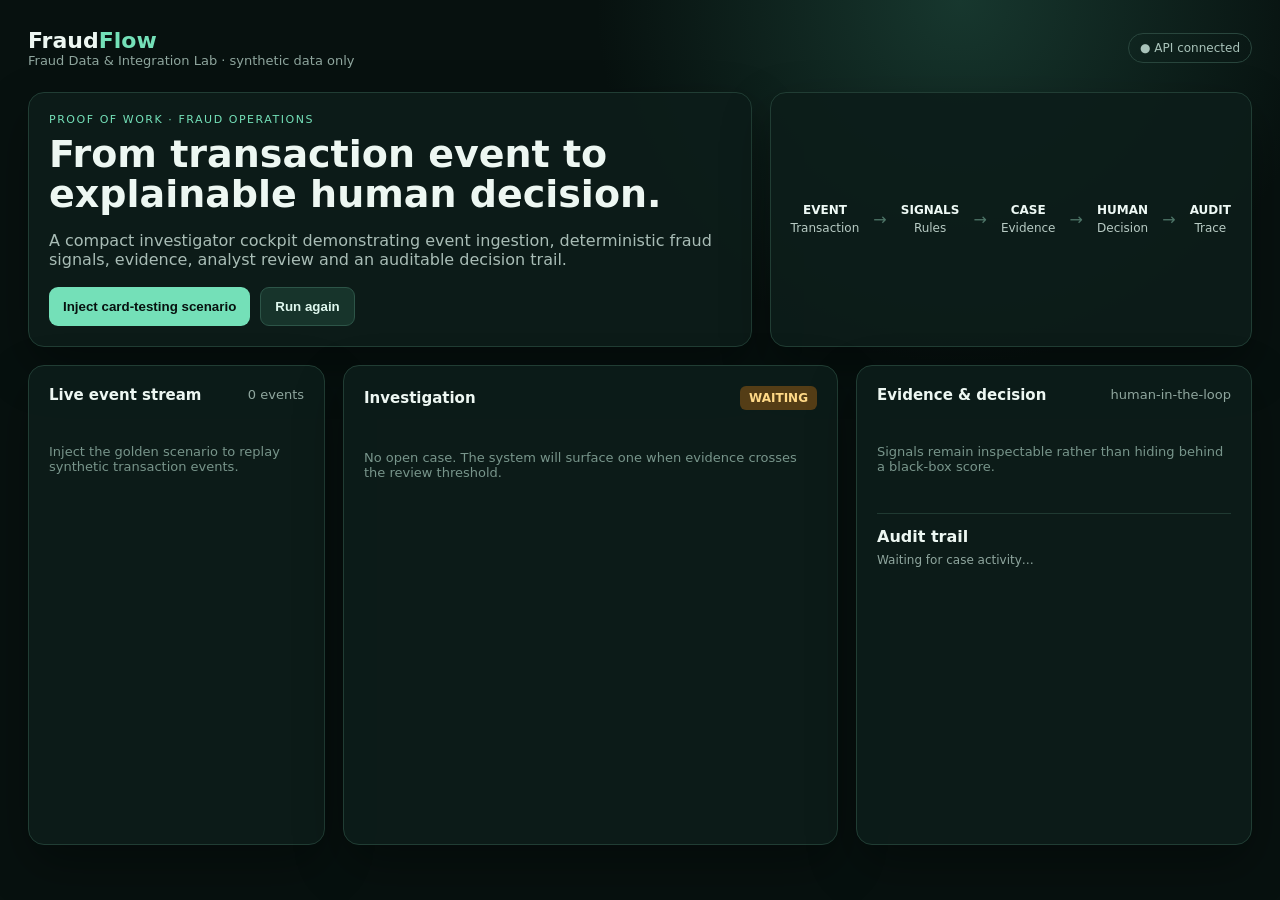
<file: app/static/index.html>
<!doctype html>
<html lang="en"><head><meta charset="utf-8"><meta name="viewport" content="width=device-width,initial-scale=1"><title>FraudFlow — Investigator Cockpit</title><style>
:root{font-family:Inter,ui-sans-serif,system-ui;background:#07110f;color:#edf7f2}*{box-sizing:border-box}body{margin:0;background:radial-gradient(circle at 75% 0,#17372e 0,transparent 28%),#07110f}.shell{max-width:1280px;margin:auto;padding:28px}.top{display:flex;justify-content:space-between;align-items:center;margin-bottom:24px}.brand{font-size:22px;font-weight:800}.brand span{color:#74e0b8}.muted{color:#8fa69e;font-size:13px}.pill{border:1px solid #29463d;border-radius:999px;padding:7px 11px;color:#a9c3ba;font-size:12px}.hero{display:grid;grid-template-columns:1.2fr .8fr;gap:18px;margin-bottom:18px}.panel{background:rgba(13,29,25,.92);border:1px solid #213d34;border-radius:16px;padding:20px;box-shadow:0 20px 50px #0005}.eyebrow{color:#74e0b8;text-transform:uppercase;letter-spacing:.14em;font-size:11px}.hero h1{font-size:38px;line-height:1.05;margin:9px 0 12px;max-width:700px}.hero p{color:#a9bdb6;max-width:700px}.actions{display:flex;gap:10px;margin-top:18px}button{cursor:pointer;border:0;border-radius:9px;padding:11px 14px;font-weight:750;background:#74e0b8;color:#07110f}button.secondary{background:#17342b;color:#dff7ee;border:1px solid #2d5548}.flow{display:flex;align-items:center;justify-content:space-between;height:100%;gap:6px}.node{text-align:center;font-size:12px;color:#b8cbc4}.node b{display:block;color:#eef9f5;margin-bottom:4px}.arrow{color:#4d7467}.grid{display:grid;grid-template-columns:.75fr 1.25fr 1fr;gap:18px}.title{display:flex;justify-content:space-between;align-items:center;margin-bottom:15px}.title h2{font-size:15px;margin:0}.stream{height:405px;overflow:auto}.event{border-left:2px solid #315d4e;padding:10px 12px;margin:8px 0;background:#10251f;border-radius:0 8px 8px 0}.event.hot{border-color:#f2b84b}.event .row,.signal .row{display:flex;justify-content:space-between;gap:10px}.event small{color:#78958b}.amount{font-weight:800}.risk{font-size:44px;font-weight:850;letter-spacing:-.04em}.risk.high{color:#ffcb67}.decision{display:inline-block;padding:5px 9px;border-radius:6px;background:#543d16;color:#ffd987;font-size:12px;font-weight:800}.signal{padding:11px 0;border-bottom:1px solid #203a32}.signal:last-child{border:0}.signal strong{font-size:13px}.score{color:#ffcf73}.evidence{font-size:12px;color:#8fa69e;margin-top:5px}.audit{margin-top:14px;padding-top:13px;border-top:1px solid #203a32}.audit div{font-size:12px;color:#8fa69e;margin:7px 0}.decision-buttons{display:grid;grid-template-columns:repeat(3,1fr);gap:7px;margin-top:14px}.decision-buttons button{padding:9px 5px}.decision-buttons .allow{background:#183a30;color:#8ce8c5}.decision-buttons .review{background:#543d16;color:#ffd987}.decision-buttons .block{background:#4a2424;color:#ffaaaa}.empty{color:#78958b;font-size:13px;padding:25px 0}.kpi{display:grid;grid-template-columns:repeat(3,1fr);gap:8px;margin-top:15px}.kpi div{background:#0b1d18;border:1px solid #1e382f;padding:10px;border-radius:9px}.kpi b{display:block;font-size:17px}.kpi small{color:#78958b}@media(max-width:900px){.hero,.grid{grid-template-columns:1fr}.hero h1{font-size:31px}.stream{height:260px}}
</style></head><body><main class="shell"><div class="top"><div><div class="brand">Fraud<span>Flow</span></div><div class="muted">Fraud Data & Integration Lab · synthetic data only</div></div><div class="pill">● API connected</div></div>
<section class="hero"><div class="panel"><div class="eyebrow">Proof of work · fraud operations</div><h1>From transaction event to explainable human decision.</h1><p>A compact investigator cockpit demonstrating event ingestion, deterministic fraud signals, evidence, analyst review and an auditable decision trail.</p><div class="actions"><button id="inject">Inject card-testing scenario</button><button class="secondary" id="reset">Run again</button></div></div><div class="panel"><div class="flow"><div class="node"><b>EVENT</b>Transaction</div><span class="arrow">→</span><div class="node"><b>SIGNALS</b>Rules</div><span class="arrow">→</span><div class="node"><b>CASE</b>Evidence</div><span class="arrow">→</span><div class="node"><b>HUMAN</b>Decision</div><span class="arrow">→</span><div class="node"><b>AUDIT</b>Trace</div></div></div></section>
<section class="grid"><div class="panel"><div class="title"><h2>Live event stream</h2><span class="muted" id="eventCount">0 events</span></div><div class="stream" id="stream"><div class="empty">Inject the golden scenario to replay synthetic transaction events.</div></div></div>
<div class="panel"><div class="title"><h2>Investigation</h2><span class="decision" id="rec">WAITING</span></div><div id="case"><div class="empty">No open case. The system will surface one when evidence crosses the review threshold.</div></div></div>
<div class="panel"><div class="title"><h2>Evidence & decision</h2><span class="muted">human-in-the-loop</span></div><div id="signals"><div class="empty">Signals remain inspectable rather than hiding behind a black-box score.</div></div><div id="controls"></div><div class="audit" id="audit"><b>Audit trail</b><div>Waiting for case activity…</div></div></div></section></main>
<script>
const $=s=>document.querySelector(s);let current=null,events=0;
function esc(x){return String(x??'').replace(/[&<>"']/g,c=>({'&':'&amp;','<':'&lt;','>':'&gt;','"':'&quot;',"'":'&#39;'}[c]))}
function evidence(e){return Object.entries(e||{}).map(([k,v])=>`${esc(k)}: ${esc(v)}`).join(' · ')}
function render(c){current=c;$('#rec').textContent=c.recommended_decision;$('#case').innerHTML=`<div class="muted">CASE ${esc(c.case_id)}</div><div class="risk high">${c.risk_score}</div><div class="muted">risk score / 100</div><div class="kpi"><div><b>${c.signals.length}</b><small>signals</small></div><div><b>${c.related_event_ids.length}</b><small>events</small></div><div><b>${esc(c.status)}</b><small>status</small></div></div><p class="muted">Account ${esc(c.account_id)} · Transaction ${esc(c.transaction_id)}</p>`;$('#signals').innerHTML=c.signals.map(s=>`<div class="signal"><div class="row"><strong>${esc(s.name.replaceAll('_',' '))}</strong><span class="score">${s.score}</span></div><div class="evidence">${evidence(s.evidence)} · confidence: ${esc(s.confidence)}</div></div>`).join('');$('#controls').innerHTML=`<div class="decision-buttons"><button class="allow" onclick="decide('ALLOW')">Allow</button><button class="review" onclick="decide('REVIEW')">Review</button><button class="block" onclick="decide('BLOCK')">Block</button></div>`;loadAudit()}
async function inject(){const b=$('#inject');b.disabled=true;b.textContent='Replaying events…';$('#stream').innerHTML='';events=0;try{const r=await fetch('/demo/card-testing',{method:'POST'});if(!r.ok)throw Error('demo failed');const c=await r.json();for(const id of c.related_event_ids){events++;const d=document.createElement('div');d.className='event '+(events>2?'hot':'');d.innerHTML=`<div class="row"><b>transaction.created</b><small>${String(events).padStart(2,'0')}</small></div><div class="row"><span class="muted">${esc(id)}</span><span class="amount">${events===c.related_event_ids.length?'€499.00':'low value'}</span></div>`;$('#stream').appendChild(d);$('#eventCount').textContent=`${events} events`;await new Promise(x=>setTimeout(x,180))}render(c)}catch(e){$('#stream').innerHTML='<div class="empty">Could not reach API. Start FastAPI and reload.</div>'}finally{b.disabled=false;b.textContent='Inject card-testing scenario'}}
async function decide(d){if(!current)return;const r=await fetch(`/cases/${current.case_id}/decision`,{method:'POST',headers:{'Content-Type':'application/json'},body:JSON.stringify({decision:d,analyst:'demo.analyst',reason:'Evidence reviewed in investigator cockpit'})});if(r.ok)render(await r.json())}
async function loadAudit(){if(!current)return;const r=await fetch(`/cases/${current.case_id}/audit`);if(!r.ok)return;const a=await r.json();$('#audit').innerHTML='<b>Audit trail</b>'+a.map(x=>`<div>${new Date(x.timestamp).toLocaleTimeString()} · ${esc(x.actor)} · ${esc(x.action)}</div>`).join('')}
$('#inject').onclick=inject;$('#reset').onclick=inject;
</script></body></html>
</file>
